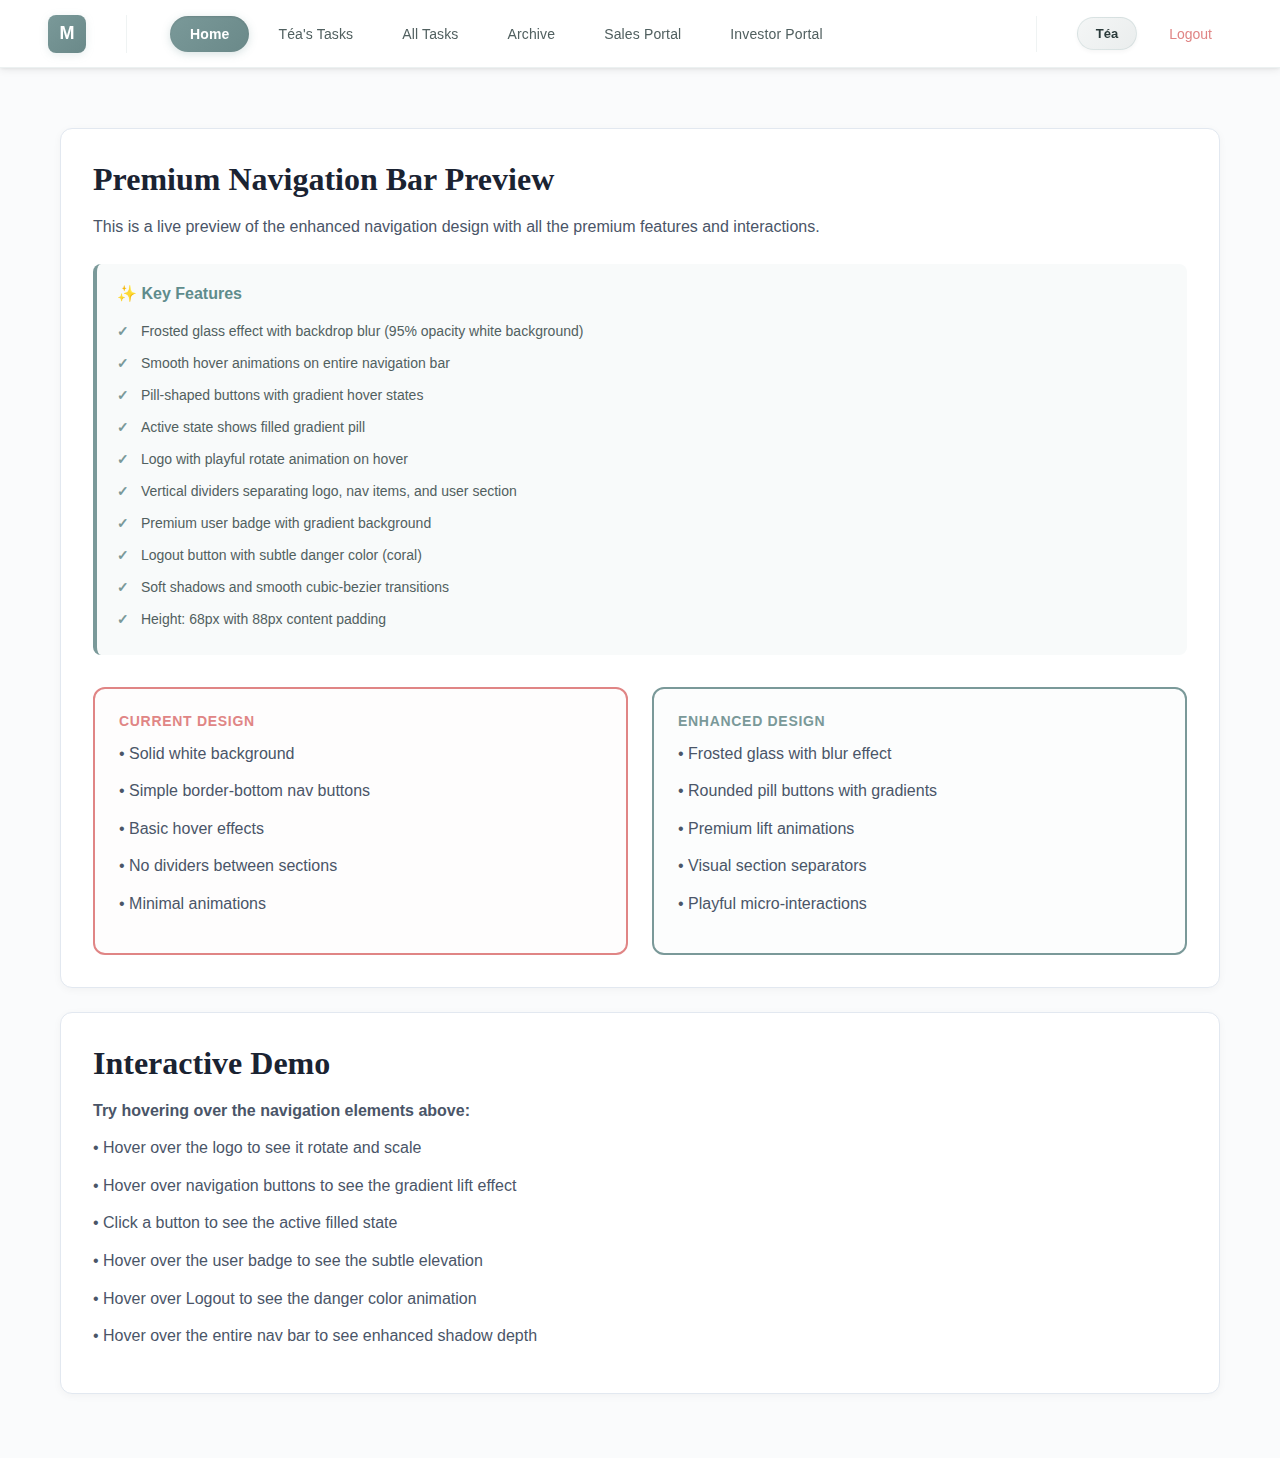
<file: nav_preview.html>
<!DOCTYPE html>
<html lang="en">
<head>
    <meta charset="UTF-8">
    <meta name="viewport" content="width=device-width, initial-scale=1.0">
    <title>Premium Navigation Bar Preview</title>
    <style>
        * {
            margin: 0;
            padding: 0;
            box-sizing: border-box;
        }

        body {
            font-family: 'Inter', -apple-system, BlinkMacSystemFont, 'Segoe UI', sans-serif;
            background: #fafbfc;
            padding-top: 88px;
        }

        /* Premium Navigation Bar */
        .nav-container {
            position: fixed;
            top: 0;
            left: 0;
            right: 0;
            z-index: 9999;
            background: rgba(255, 255, 255, 0.95);
            backdrop-filter: blur(12px);
            -webkit-backdrop-filter: blur(12px);
            box-shadow: 0 1px 3px rgba(0, 0, 0, 0.06), 0 1px 2px rgba(0, 0, 0, 0.04);
            border-bottom: 1px solid rgba(95, 140, 140, 0.12);
            padding: 0 48px;
            height: 68px;
            display: flex;
            align-items: center;
            transition: all 0.3s ease;
        }

        .nav-container:hover {
            box-shadow: 0 2px 8px rgba(0, 0, 0, 0.08), 0 1px 3px rgba(0, 0, 0, 0.06);
        }

        /* Logo section */
        .logo-section {
            display: flex;
            align-items: center;
            margin-right: 40px;
            padding-right: 40px;
            border-right: 1px solid rgba(95, 140, 140, 0.1);
        }

        .logo {
            width: 38px;
            height: 38px;
            border-radius: 8px;
            background: linear-gradient(135deg, #7a9999, #6a8989);
            display: flex;
            align-items: center;
            justify-content: center;
            color: white;
            font-weight: 700;
            font-size: 18px;
            transition: transform 0.3s ease;
            filter: drop-shadow(0 2px 4px rgba(95, 140, 140, 0.15));
        }

        .logo:hover {
            transform: scale(1.08) rotate(3deg);
            cursor: pointer;
        }

        /* Navigation items */
        .nav-items {
            display: flex;
            align-items: center;
            gap: 3px;
            flex: 1;
        }

        .nav-button {
            background: transparent;
            border: none;
            border-radius: 24px;
            color: #516060;
            font-size: 14px;
            font-weight: 500;
            padding: 10px 20px;
            margin: 0 3px;
            transition: all 0.25s cubic-bezier(0.4, 0, 0.2, 1);
            white-space: nowrap;
            cursor: pointer;
            position: relative;
            letter-spacing: 0.01em;
        }

        .nav-button:hover {
            color: #5f8c8c;
            background: linear-gradient(135deg, rgba(95, 140, 140, 0.08), rgba(95, 140, 140, 0.12));
            transform: translateY(-2px);
            box-shadow: 0 4px 12px rgba(95, 140, 140, 0.15);
        }

        .nav-button:active,
        .nav-button.active {
            background: linear-gradient(135deg, #7a9999, #6a8989);
            color: #ffffff;
            font-weight: 600;
            transform: translateY(0px);
            box-shadow: 0 2px 8px rgba(95, 140, 140, 0.25), inset 0 1px 2px rgba(0, 0, 0, 0.1);
        }

        /* User section */
        .user-section {
            display: flex;
            align-items: center;
            gap: 12px;
            margin-left: auto;
            padding-left: 40px;
            border-left: 1px solid rgba(95, 140, 140, 0.1);
        }

        .user-badge {
            background: linear-gradient(135deg, #f4f6f6, #eaeded);
            border-radius: 20px;
            padding: 8px 18px;
            border: 1px solid rgba(95, 140, 140, 0.15);
            box-shadow: 0 2px 4px rgba(0, 0, 0, 0.04);
            transition: all 0.25s ease;
            font-size: 13px;
            font-weight: 600;
            color: #2a3a3a;
        }

        .user-badge:hover {
            background: linear-gradient(135deg, #eaeded, #e1e5e5);
            transform: translateY(-1px);
            box-shadow: 0 3px 8px rgba(0, 0, 0, 0.08);
            cursor: pointer;
        }

        .logout-button {
            background: transparent;
            border: none;
            border-radius: 24px;
            color: #e08585;
            font-size: 14px;
            font-weight: 500;
            padding: 10px 20px;
            transition: all 0.25s cubic-bezier(0.4, 0, 0.2, 1);
            cursor: pointer;
        }

        .logout-button:hover {
            background: rgba(224, 133, 133, 0.1);
            color: #d66b6b;
            transform: translateY(-2px);
            box-shadow: 0 4px 12px rgba(224, 133, 133, 0.15);
        }

        /* Content area */
        .content {
            padding: 40px 60px;
            max-width: 1440px;
            margin: 0 auto;
        }

        .demo-card {
            background: white;
            border-radius: 12px;
            padding: 32px;
            box-shadow: 0 2px 8px rgba(0, 0, 0, 0.04);
            border: 1px solid #e2e8f0;
            margin-bottom: 24px;
        }

        h1 {
            font-family: 'Marcellus', serif;
            font-size: 32px;
            color: #1a2332;
            margin-bottom: 16px;
        }

        p {
            color: #4a5568;
            line-height: 1.6;
            margin-bottom: 12px;
        }

        .feature-list {
            background: #f8fafa;
            border-left: 4px solid #7a9999;
            padding: 20px;
            border-radius: 8px;
            margin-top: 24px;
        }

        .feature-list h3 {
            color: #5f8c8c;
            font-size: 16px;
            margin-bottom: 12px;
            font-weight: 600;
        }

        .feature-list ul {
            list-style: none;
            padding-left: 0;
        }

        .feature-list li {
            padding: 8px 0;
            color: #516060;
            font-size: 14px;
        }

        .feature-list li::before {
            content: "✓ ";
            color: #7a9999;
            font-weight: bold;
            margin-right: 8px;
        }

        .comparison {
            display: grid;
            grid-template-columns: 1fr 1fr;
            gap: 24px;
            margin-top: 32px;
        }

        .comparison-card {
            padding: 24px;
            border-radius: 12px;
            border: 2px solid #e2e8f0;
        }

        .comparison-card.before {
            border-color: #e08585;
            background: rgba(224, 133, 133, 0.02);
        }

        .comparison-card.after {
            border-color: #7a9999;
            background: rgba(122, 153, 153, 0.02);
        }

        .comparison-card h4 {
            font-size: 14px;
            text-transform: uppercase;
            letter-spacing: 0.05em;
            margin-bottom: 12px;
            font-weight: 600;
        }

        .comparison-card.before h4 {
            color: #e08585;
        }

        .comparison-card.after h4 {
            color: #7a9999;
        }
    </style>
</head>
<body>
    <!-- Premium Navigation Bar -->
    <nav class="nav-container">
        <div class="logo-section">
            <div class="logo">M</div>
        </div>

        <div class="nav-items">
            <button class="nav-button active">Home</button>
            <button class="nav-button">Téa's Tasks</button>
            <button class="nav-button">All Tasks</button>
            <button class="nav-button">Archive</button>
            <button class="nav-button">Sales Portal</button>
            <button class="nav-button">Investor Portal</button>
        </div>

        <div class="user-section">
            <div class="user-badge">Téa</div>
            <button class="logout-button">Logout</button>
        </div>
    </nav>

    <!-- Content Area -->
    <div class="content">
        <div class="demo-card">
            <h1>Premium Navigation Bar Preview</h1>
            <p>This is a live preview of the enhanced navigation design with all the premium features and interactions.</p>

            <div class="feature-list">
                <h3>✨ Key Features</h3>
                <ul>
                    <li>Frosted glass effect with backdrop blur (95% opacity white background)</li>
                    <li>Smooth hover animations on entire navigation bar</li>
                    <li>Pill-shaped buttons with gradient hover states</li>
                    <li>Active state shows filled gradient pill</li>
                    <li>Logo with playful rotate animation on hover</li>
                    <li>Vertical dividers separating logo, nav items, and user section</li>
                    <li>Premium user badge with gradient background</li>
                    <li>Logout button with subtle danger color (coral)</li>
                    <li>Soft shadows and smooth cubic-bezier transitions</li>
                    <li>Height: 68px with 88px content padding</li>
                </ul>
            </div>

            <div class="comparison">
                <div class="comparison-card before">
                    <h4>Current Design</h4>
                    <p>• Solid white background</p>
                    <p>• Simple border-bottom nav buttons</p>
                    <p>• Basic hover effects</p>
                    <p>• No dividers between sections</p>
                    <p>• Minimal animations</p>
                </div>

                <div class="comparison-card after">
                    <h4>Enhanced Design</h4>
                    <p>• Frosted glass with blur effect</p>
                    <p>• Rounded pill buttons with gradients</p>
                    <p>• Premium lift animations</p>
                    <p>• Visual section separators</p>
                    <p>• Playful micro-interactions</p>
                </div>
            </div>
        </div>

        <div class="demo-card">
            <h1>Interactive Demo</h1>
            <p><strong>Try hovering over the navigation elements above:</strong></p>
            <p>• Hover over the logo to see it rotate and scale</p>
            <p>• Hover over navigation buttons to see the gradient lift effect</p>
            <p>• Click a button to see the active filled state</p>
            <p>• Hover over the user badge to see the subtle elevation</p>
            <p>• Hover over Logout to see the danger color animation</p>
            <p>• Hover over the entire nav bar to see enhanced shadow depth</p>
        </div>
    </div>

    <script>
        // Add active state toggle for demo
        document.querySelectorAll('.nav-button').forEach(button => {
            button.addEventListener('click', function() {
                document.querySelectorAll('.nav-button').forEach(btn => btn.classList.remove('active'));
                this.classList.add('active');
            });
        });
    </script>
</body>
</html>
</file>
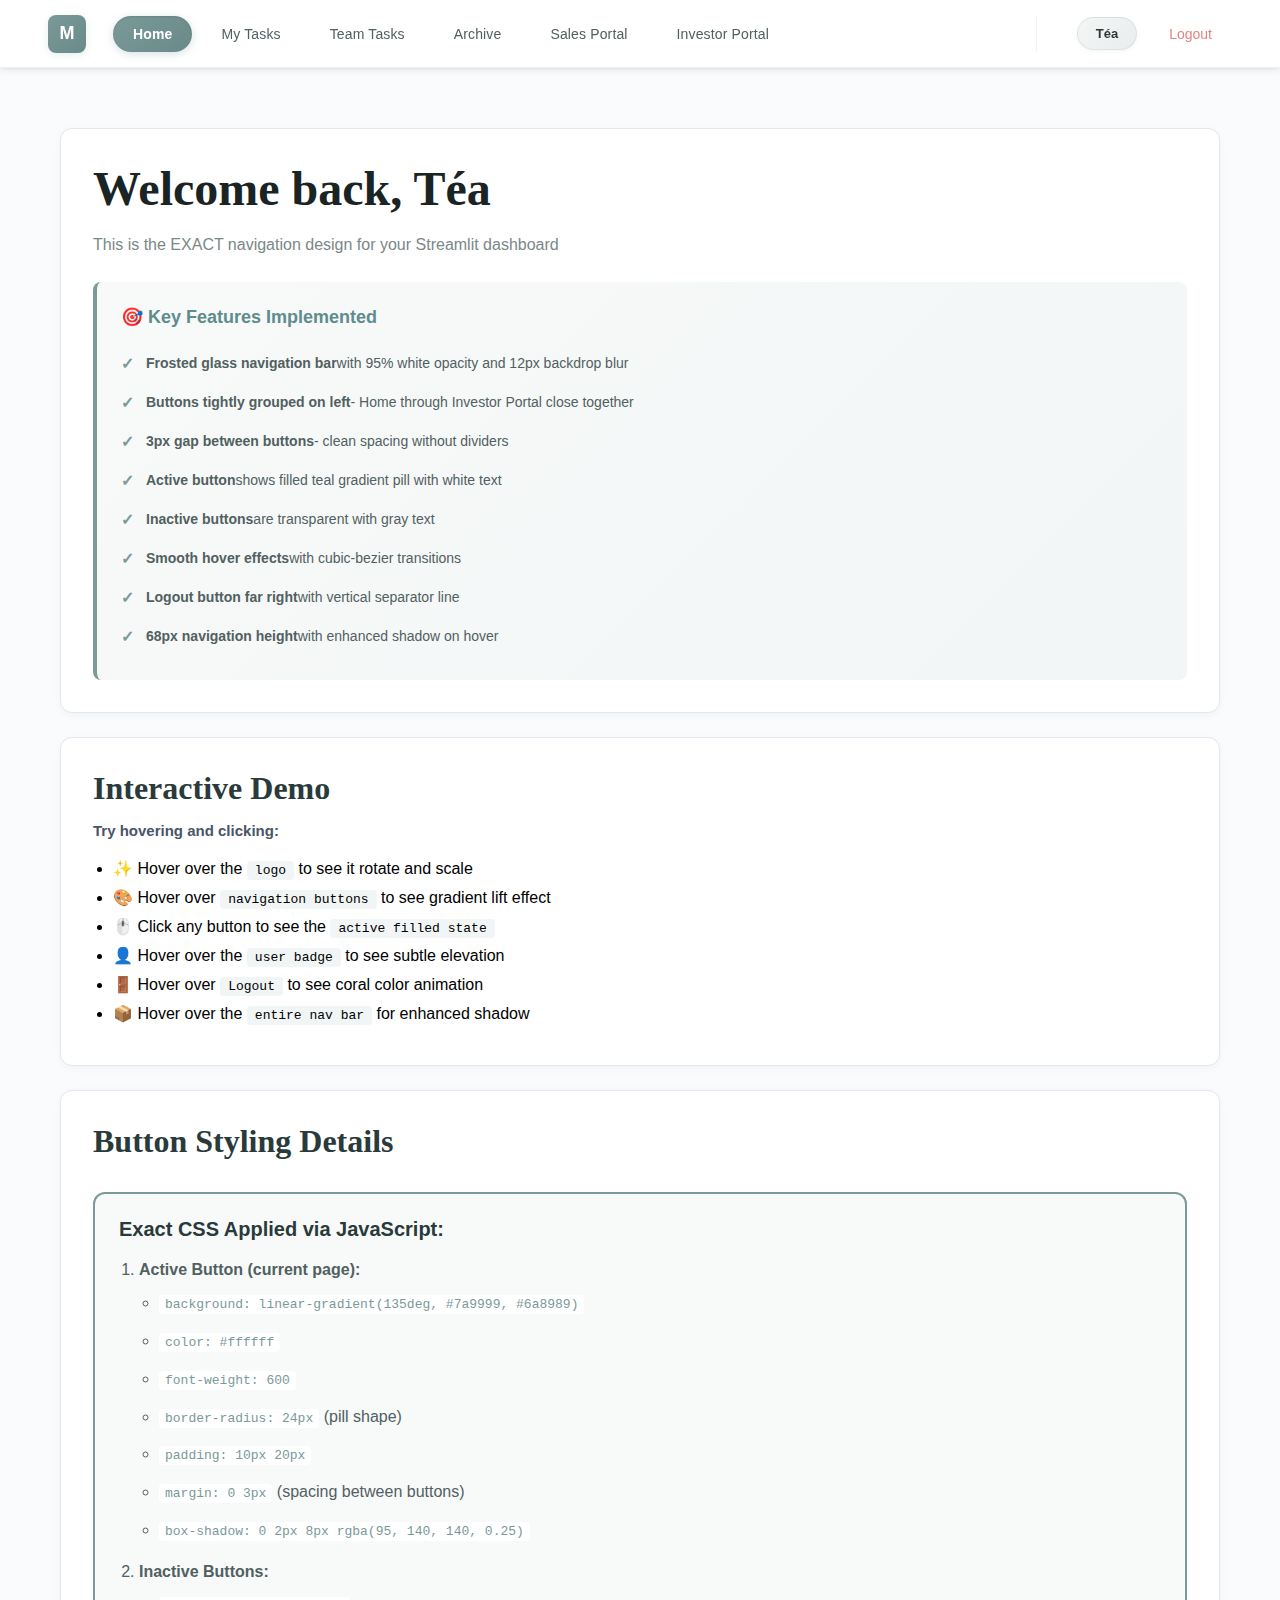
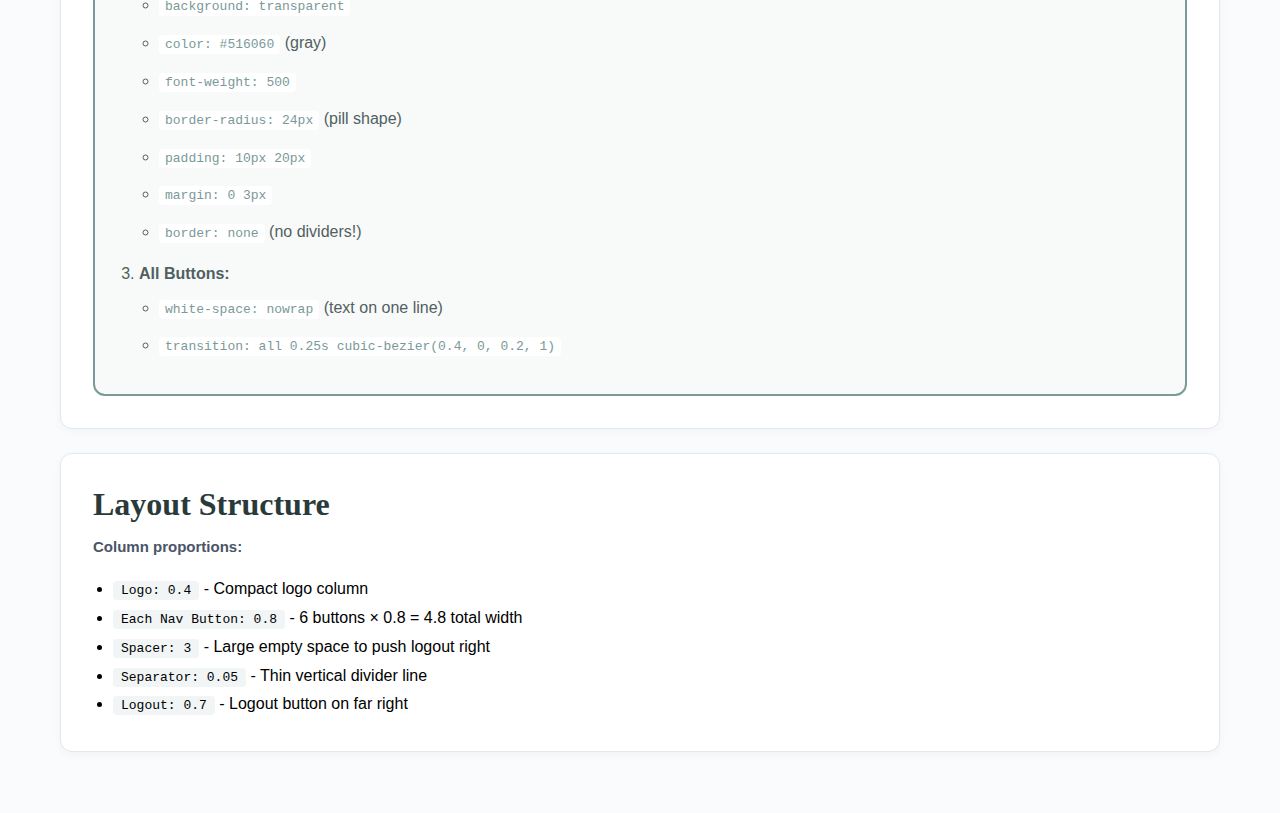
<file: nav_preview_live.html>
<!DOCTYPE html>
<html lang="en">
<head>
    <meta charset="UTF-8">
    <meta name="viewport" content="width=device-width, initial-scale=1.0">
    <title>MetaFlex Navigation - Live Preview</title>
    <style>
        * {
            margin: 0;
            padding: 0;
            box-sizing: border-box;
        }

        body {
            font-family: 'Inter', -apple-system, BlinkMacSystemFont, 'Segoe UI', sans-serif;
            background: #fafbfc;
            padding-top: 88px;
        }

        /* Premium Navigation Bar - EXACT MATCH */
        .nav-container {
            position: fixed;
            top: 0;
            left: 0;
            right: 0;
            z-index: 9999;
            background: rgba(255, 255, 255, 0.95);
            backdrop-filter: blur(12px);
            -webkit-backdrop-filter: blur(12px);
            box-shadow: 0 1px 3px rgba(0, 0, 0, 0.06), 0 1px 2px rgba(0, 0, 0, 0.04);
            border-bottom: 1px solid rgba(95, 140, 140, 0.12);
            padding: 0 48px;
            height: 68px;
            display: flex;
            align-items: center;
            transition: all 0.3s ease;
        }

        .nav-container:hover {
            box-shadow: 0 2px 8px rgba(0, 0, 0, 0.08), 0 1px 3px rgba(0, 0, 0, 0.06);
        }

        /* Logo section */
        .logo-section {
            display: flex;
            align-items: center;
            margin-right: 24px;
        }

        .logo {
            width: 38px;
            height: 38px;
            border-radius: 8px;
            background: linear-gradient(135deg, #7a9999, #6a8989);
            display: flex;
            align-items: center;
            justify-content: center;
            color: white;
            font-weight: 700;
            font-size: 18px;
            transition: transform 0.3s ease;
            filter: drop-shadow(0 2px 4px rgba(95, 140, 140, 0.15));
        }

        .logo:hover {
            transform: scale(1.08) rotate(3deg);
            cursor: pointer;
        }

        /* Navigation items - TIGHTLY GROUPED */
        .nav-items {
            display: flex;
            align-items: center;
            gap: 3px;
            flex: 0;
        }

        /* Navigation buttons - EXACT STYLING */
        .nav-button {
            background: transparent;
            border: none;
            border-radius: 24px;
            color: #516060;
            font-size: 14px;
            font-weight: 500;
            padding: 10px 20px;
            margin: 0 3px;
            transition: all 0.25s cubic-bezier(0.4, 0, 0.2, 1);
            white-space: nowrap;
            cursor: pointer;
            position: relative;
            letter-spacing: 0.01em;
        }

        .nav-button:hover {
            color: #5f8c8c;
            background: linear-gradient(135deg, rgba(95, 140, 140, 0.08), rgba(95, 140, 140, 0.12));
            transform: translateY(-2px);
            box-shadow: 0 4px 12px rgba(95, 140, 140, 0.15);
        }

        .nav-button.active {
            background: linear-gradient(135deg, #7a9999, #6a8989);
            color: #ffffff;
            font-weight: 600;
            transform: translateY(0px);
            box-shadow: 0 2px 8px rgba(95, 140, 140, 0.25), inset 0 1px 2px rgba(0, 0, 0, 0.1);
        }

        /* User section - FAR RIGHT */
        .user-section {
            display: flex;
            align-items: center;
            gap: 12px;
            margin-left: auto;
            padding-left: 40px;
            border-left: 1px solid rgba(95, 140, 140, 0.1);
        }

        .user-badge {
            background: linear-gradient(135deg, #f4f6f6, #eaeded);
            border-radius: 20px;
            padding: 8px 18px;
            border: 1px solid rgba(95, 140, 140, 0.15);
            box-shadow: 0 2px 4px rgba(0, 0, 0, 0.04);
            transition: all 0.25s ease;
            font-size: 13px;
            font-weight: 600;
            color: #2a3a3a;
        }

        .user-badge:hover {
            background: linear-gradient(135deg, #eaeded, #e1e5e5);
            transform: translateY(-1px);
            box-shadow: 0 3px 8px rgba(0, 0, 0, 0.08);
            cursor: pointer;
        }

        .logout-button {
            background: transparent;
            border: none;
            border-radius: 24px;
            color: #e08585;
            font-size: 14px;
            font-weight: 500;
            padding: 10px 20px;
            transition: all 0.25s cubic-bezier(0.4, 0, 0.2, 1);
            cursor: pointer;
        }

        .logout-button:hover {
            background: rgba(224, 133, 133, 0.1);
            color: #d66b6b;
            transform: translateY(-2px);
            box-shadow: 0 4px 12px rgba(224, 133, 133, 0.15);
        }

        /* Content area */
        .content {
            padding: 40px 60px;
            max-width: 1440px;
            margin: 0 auto;
        }

        .demo-card {
            background: white;
            border-radius: 12px;
            padding: 32px;
            box-shadow: 0 2px 8px rgba(0, 0, 0, 0.04);
            border: 1px solid #e2e8f0;
            margin-bottom: 24px;
        }

        h1 {
            font-family: 'Marcellus', serif;
            font-size: 48px;
            color: #1a2424;
            margin-bottom: 16px;
        }

        h2 {
            font-family: 'Marcellus', serif;
            font-size: 32px;
            color: #2a3a3a;
            margin-bottom: 12px;
        }

        p {
            color: #4a5568;
            line-height: 1.6;
            margin-bottom: 12px;
            font-size: 15px;
        }

        .feature-box {
            background: linear-gradient(135deg, rgba(122, 153, 153, 0.05), rgba(95, 140, 140, 0.08));
            border-left: 4px solid #7a9999;
            padding: 24px;
            border-radius: 8px;
            margin-top: 24px;
        }

        .feature-box h3 {
            color: #5f8c8c;
            font-size: 18px;
            margin-bottom: 16px;
            font-weight: 600;
        }

        .feature-list {
            list-style: none;
            padding-left: 0;
        }

        .feature-list li {
            padding: 10px 0;
            color: #516060;
            font-size: 14px;
            display: flex;
            align-items: center;
        }

        .feature-list li::before {
            content: "✓";
            color: #7a9999;
            font-weight: bold;
            margin-right: 12px;
            font-size: 16px;
        }

        .highlight {
            background: rgba(122, 153, 153, 0.1);
            padding: 2px 8px;
            border-radius: 4px;
            font-family: 'Monaco', monospace;
            font-size: 13px;
        }

        .instructions {
            background: #f8fafa;
            border: 2px solid #7a9999;
            border-radius: 12px;
            padding: 24px;
            margin-top: 32px;
        }

        .instructions h3 {
            color: #2a3a3a;
            font-size: 20px;
            margin-bottom: 16px;
            font-weight: 600;
        }

        .instructions ol {
            margin-left: 20px;
            color: #516060;
        }

        .instructions li {
            margin-bottom: 12px;
            line-height: 1.6;
        }

        .instructions code {
            background: #fff;
            padding: 2px 6px;
            border-radius: 4px;
            font-family: 'Monaco', monospace;
            font-size: 13px;
            color: #7a9999;
        }
    </style>
</head>
<body>
    <!-- EXACT Navigation Bar -->
    <nav class="nav-container">
        <!-- Logo -->
        <div class="logo-section">
            <div class="logo">M</div>
        </div>

        <!-- Navigation Items - TIGHTLY GROUPED -->
        <div class="nav-items">
            <button class="nav-button active">Home</button>
            <button class="nav-button">My Tasks</button>
            <button class="nav-button">Team Tasks</button>
            <button class="nav-button">Archive</button>
            <button class="nav-button">Sales Portal</button>
            <button class="nav-button">Investor Portal</button>
        </div>

        <!-- User Section - FAR RIGHT -->
        <div class="user-section">
            <div class="user-badge">Téa</div>
            <button class="logout-button">Logout</button>
        </div>
    </nav>

    <!-- Content Area -->
    <div class="content">
        <div class="demo-card">
            <h1>Welcome back, Téa</h1>
            <p style="font-size: 16px; color: #7a8888;">This is the EXACT navigation design for your Streamlit dashboard</p>

            <div class="feature-box">
                <h3>🎯 Key Features Implemented</h3>
                <ul class="feature-list">
                    <li><strong>Frosted glass navigation bar</strong> with 95% white opacity and 12px backdrop blur</li>
                    <li><strong>Buttons tightly grouped on left</strong> - Home through Investor Portal close together</li>
                    <li><strong>3px gap between buttons</strong> - clean spacing without dividers</li>
                    <li><strong>Active button</strong> shows filled teal gradient pill with white text</li>
                    <li><strong>Inactive buttons</strong> are transparent with gray text</li>
                    <li><strong>Smooth hover effects</strong> with cubic-bezier transitions</li>
                    <li><strong>Logout button far right</strong> with vertical separator line</li>
                    <li><strong>68px navigation height</strong> with enhanced shadow on hover</li>
                </ul>
            </div>
        </div>

        <div class="demo-card">
            <h2>Interactive Demo</h2>
            <p><strong>Try hovering and clicking:</strong></p>
            <ul style="margin-left: 20px; margin-top: 16px;">
                <li style="margin-bottom: 10px;">✨ Hover over the <span class="highlight">logo</span> to see it rotate and scale</li>
                <li style="margin-bottom: 10px;">🎨 Hover over <span class="highlight">navigation buttons</span> to see gradient lift effect</li>
                <li style="margin-bottom: 10px;">🖱️ Click any button to see the <span class="highlight">active filled state</span></li>
                <li style="margin-bottom: 10px;">👤 Hover over the <span class="highlight">user badge</span> to see subtle elevation</li>
                <li style="margin-bottom: 10px;">🚪 Hover over <span class="highlight">Logout</span> to see coral color animation</li>
                <li style="margin-bottom: 10px;">📦 Hover over the <span class="highlight">entire nav bar</span> for enhanced shadow</li>
            </ul>
        </div>

        <div class="demo-card">
            <h2>Button Styling Details</h2>
            <div class="instructions">
                <h3>Exact CSS Applied via JavaScript:</h3>
                <ol>
                    <li><strong>Active Button (current page):</strong>
                        <ul style="margin-top: 8px; margin-left: 20px;">
                            <li><code>background: linear-gradient(135deg, #7a9999, #6a8989)</code></li>
                            <li><code>color: #ffffff</code></li>
                            <li><code>font-weight: 600</code></li>
                            <li><code>border-radius: 24px</code> (pill shape)</li>
                            <li><code>padding: 10px 20px</code></li>
                            <li><code>margin: 0 3px</code> (spacing between buttons)</li>
                            <li><code>box-shadow: 0 2px 8px rgba(95, 140, 140, 0.25)</code></li>
                        </ul>
                    </li>
                    <li style="margin-top: 16px;"><strong>Inactive Buttons:</strong>
                        <ul style="margin-top: 8px; margin-left: 20px;">
                            <li><code>background: transparent</code></li>
                            <li><code>color: #516060</code> (gray)</li>
                            <li><code>font-weight: 500</code></li>
                            <li><code>border-radius: 24px</code> (pill shape)</li>
                            <li><code>padding: 10px 20px</code></li>
                            <li><code>margin: 0 3px</code></li>
                            <li><code>border: none</code> (no dividers!)</li>
                        </ul>
                    </li>
                    <li style="margin-top: 16px;"><strong>All Buttons:</strong>
                        <ul style="margin-top: 8px; margin-left: 20px;">
                            <li><code>white-space: nowrap</code> (text on one line)</li>
                            <li><code>transition: all 0.25s cubic-bezier(0.4, 0, 0.2, 1)</code></li>
                        </ul>
                    </li>
                </ol>
            </div>
        </div>

        <div class="demo-card">
            <h2>Layout Structure</h2>
            <p><strong>Column proportions:</strong></p>
            <ul style="margin-left: 20px; margin-top: 16px; line-height: 1.8;">
                <li><span class="highlight">Logo: 0.4</span> - Compact logo column</li>
                <li><span class="highlight">Each Nav Button: 0.8</span> - 6 buttons × 0.8 = 4.8 total width</li>
                <li><span class="highlight">Spacer: 3</span> - Large empty space to push logout right</li>
                <li><span class="highlight">Separator: 0.05</span> - Thin vertical divider line</li>
                <li><span class="highlight">Logout: 0.7</span> - Logout button on far right</li>
            </ul>
        </div>
    </div>

    <script>
        // Add active state toggle for demo
        document.querySelectorAll('.nav-button').forEach(button => {
            button.addEventListener('click', function() {
                document.querySelectorAll('.nav-button').forEach(btn => btn.classList.remove('active'));
                this.classList.add('active');
            });
        });

        // Log to console for verification
        console.log('✨ MetaFlex Navigation Preview Loaded');
        console.log('Navigation styling: Frosted glass with pill buttons');
        console.log('Button spacing: 3px margin between buttons');
        console.log('Active button: Teal gradient fill');
        console.log('Inactive buttons: Transparent background');
    </script>
</body>
</html>
</file>
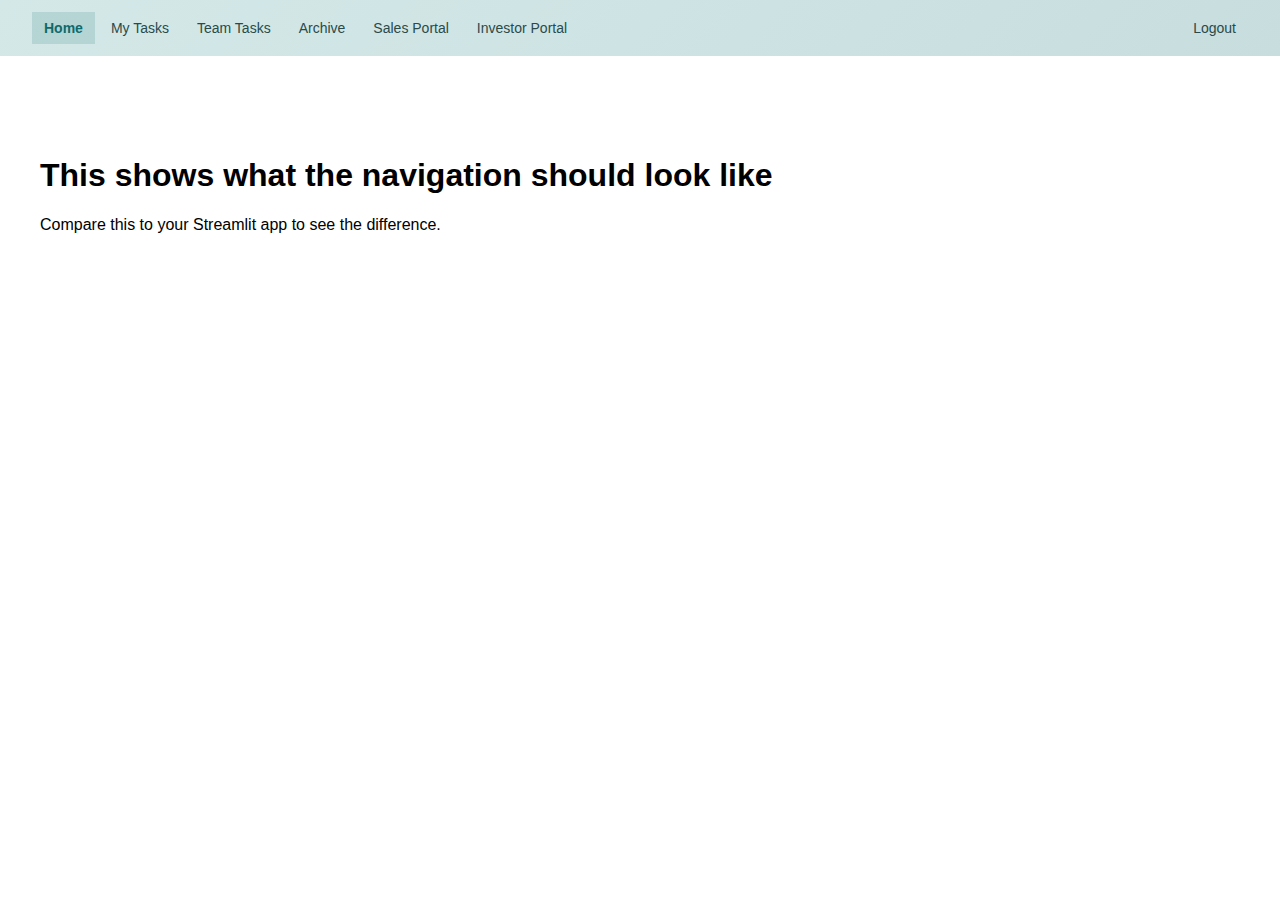
<file: test_nav.html>
<!DOCTYPE html>
<html>
<head>
    <title>Test Navigation</title>
    <style>
        body { margin: 0; font-family: Inter, sans-serif; }
        .nav-bar {
            background: linear-gradient(135deg, #d4e8e8 0%, #c8dede 100%);
            padding: 0 32px;
            height: 56px;
            display: flex;
            align-items: center;
            gap: 4px;
        }
        button {
            background: transparent;
            border: none;
            color: #2a4a4a;
            font-size: 14px;
            padding: 8px 12px;
            cursor: pointer;
            font-weight: 500;
        }
        button:hover {
            background: linear-gradient(135deg, #d8e8d4 0%, #cce0c8 100%);
            color: #1a3a1a;
        }
        button.active {
            background: rgba(15, 106, 106, 0.15);
            color: #0f6a6a;
            font-weight: 600;
        }
    </style>
</head>
<body>
    <div class="nav-bar">
        <button class="active">Home</button>
        <button>My Tasks</button>
        <button>Team Tasks</button>
        <button>Archive</button>
        <button>Sales Portal</button>
        <button>Investor Portal</button>
        <div style="flex: 1"></div>
        <button>Logout</button>
    </div>
    <div style="padding: 80px 40px;">
        <h1>This shows what the navigation should look like</h1>
        <p>Compare this to your Streamlit app to see the difference.</p>
    </div>
</body>
</html>
</file>
